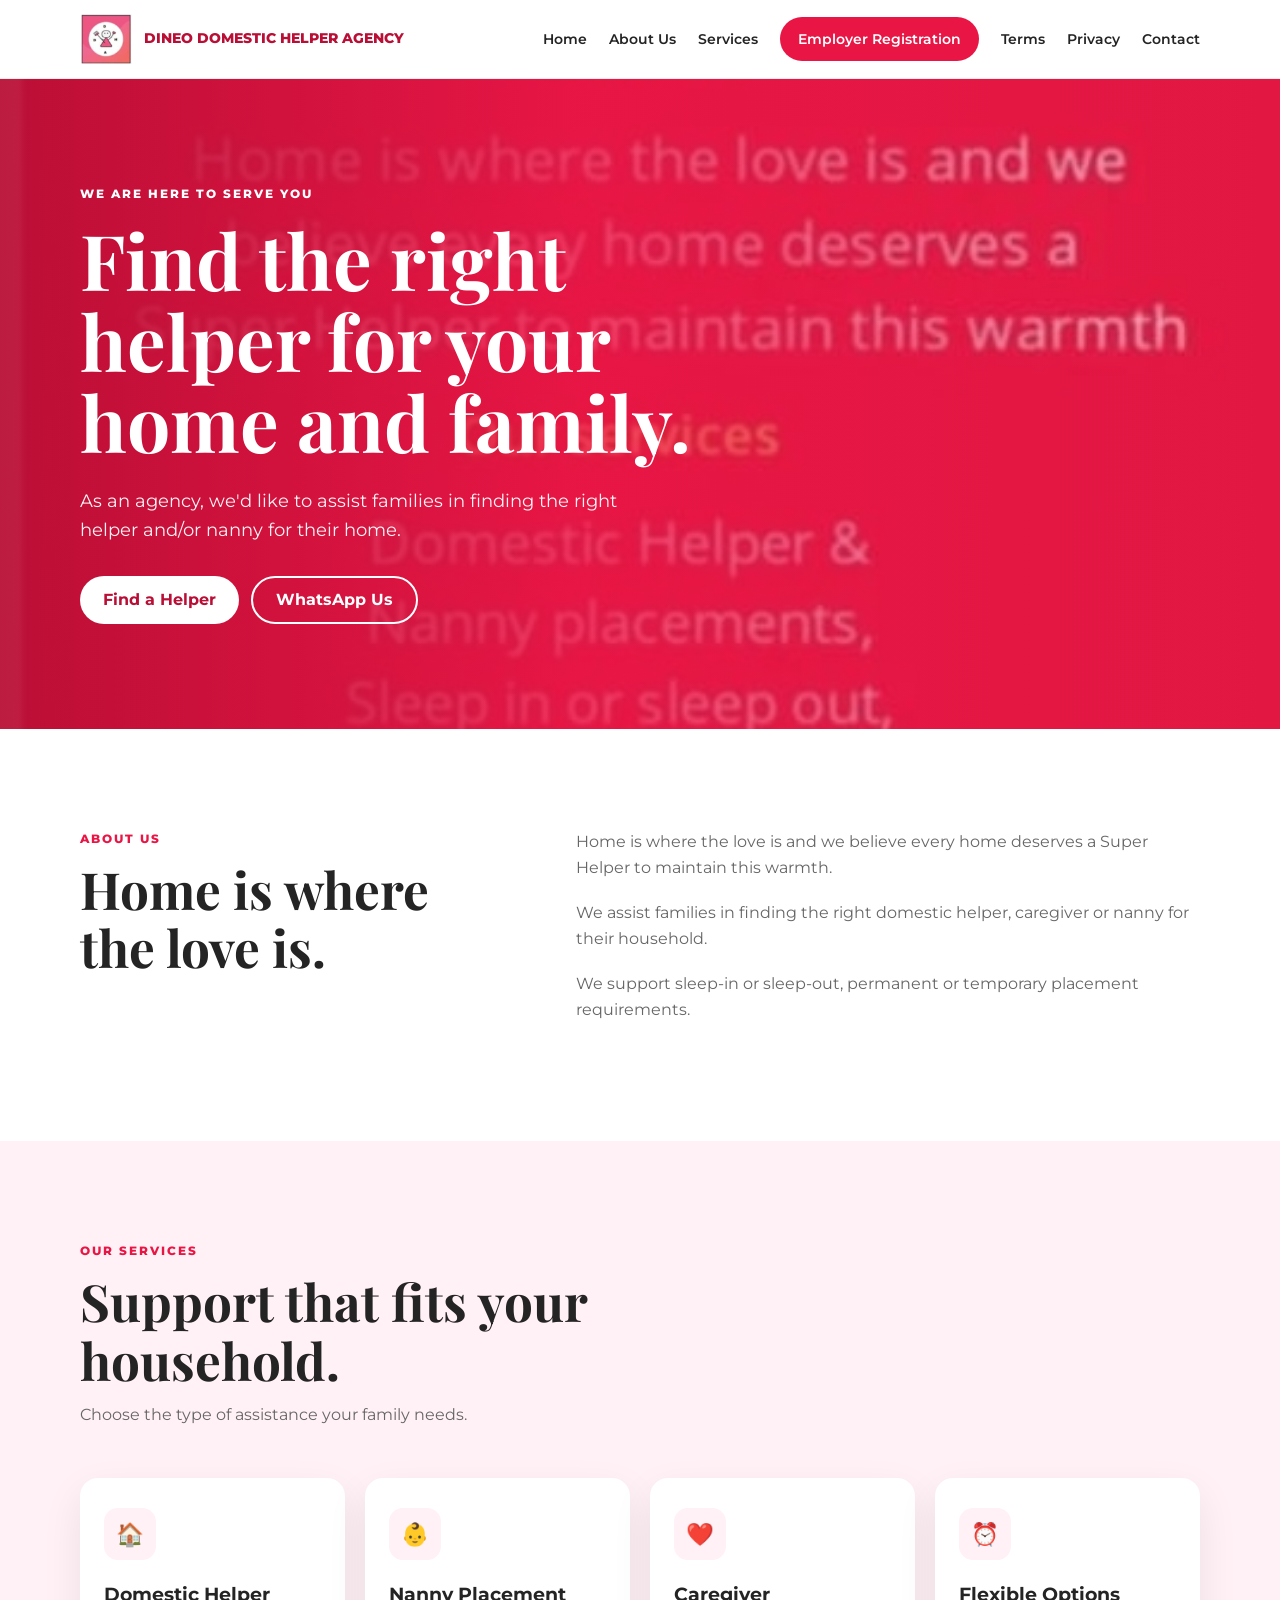
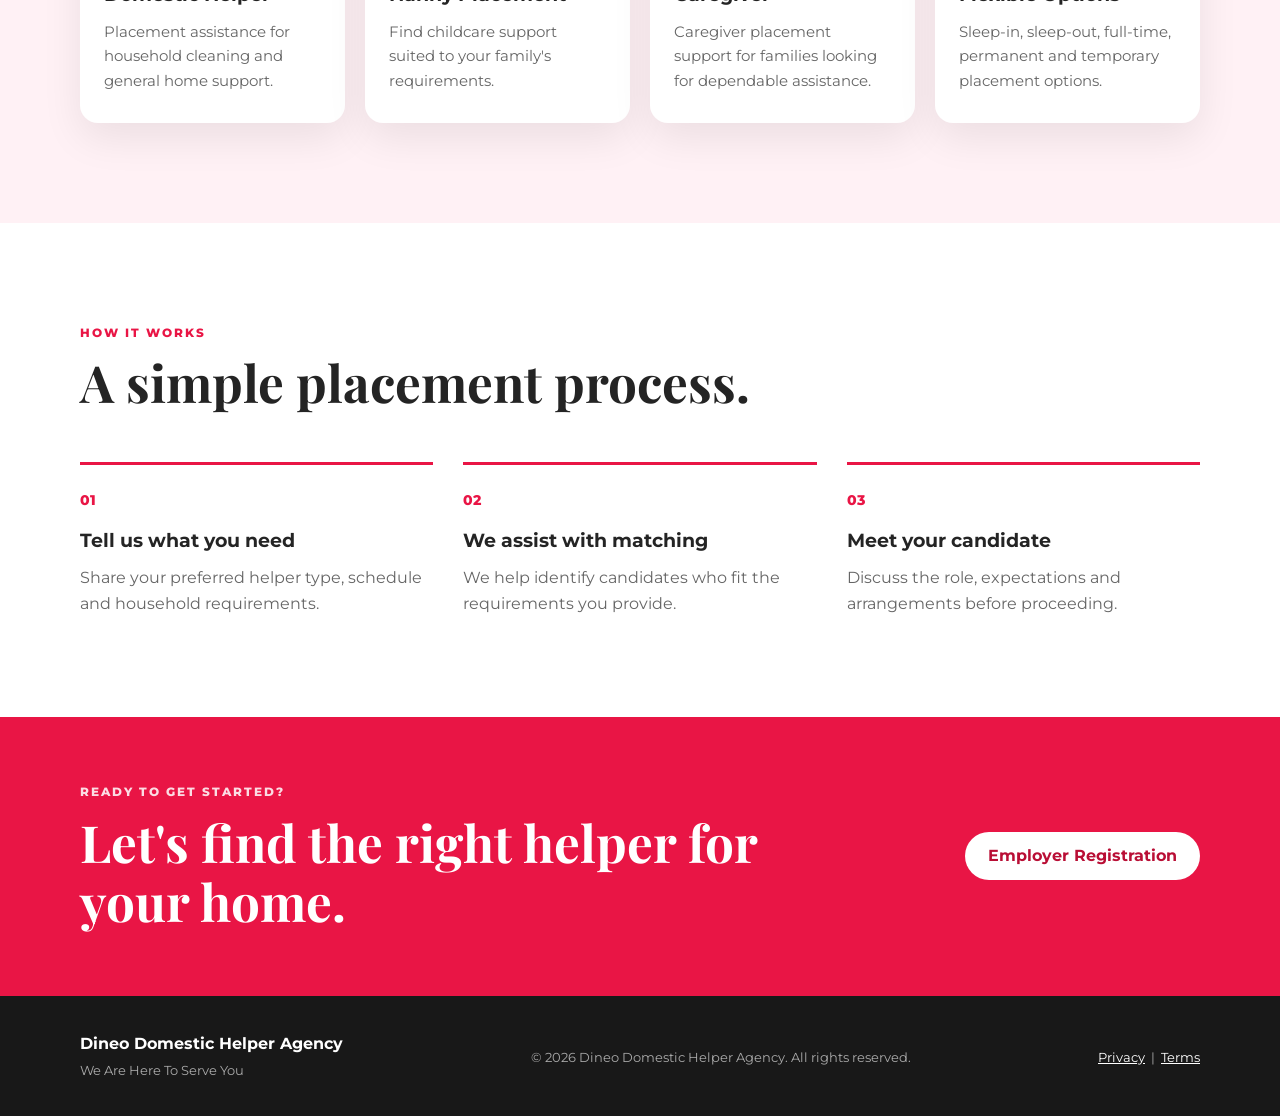
<file: index.html>
<!DOCTYPE html>
<html lang="en">

<head>
  <meta charset="UTF-8">
  <meta name="viewport" content="width=device-width, initial-scale=1.0">
  
  <title>Dineo Domestic Helpers Agency | Domestic Helpers, Nannies & Caregivers in South Africa</title>
  <meta name="description" content="Dineo Domestic Helpers Agency connects trusted domestic helpers, nannies, caregivers & housekeepers with families in South Africa. Reliable, vetted & affordable placements.">
  <meta name="keywords" content="domestic helper South Africa, nanny South Africa, caregiver South Africa, housekeeper South Africa, Dineo Domestic Helpers Agency">
  <meta name="author" content="Dineo Domestic Helpers Agency">
  <meta name="robots" content="index, follow">
  
  <link rel="canonical" href="https://www.dineodomestichelpersagency.co.za/">
  
  <meta property="og:type" content="website">
  <meta property="og:title" content="Dineo Domestic Helpers Agency | Trusted Helpers in South Africa">
  <meta property="og:description" content="Need a trusted domestic helper, nanny or caregiver? We connect families in South Africa with vetted, reliable helpers.">
  <meta property="og:url" content="https://www.dineodomestichelpersagency.co.za/">
  <meta property="og:image" content="https://www.dineodomestichelpersagency.co.za/preview.png">
  <meta property="og:locale" content="en_LS">
  
  <link rel="stylesheet" href="style.css">
</head>

<body>

  <header class="header">
    <div class="container nav">

      <a class="brand" href="index.html">
        <img src="logo.png" alt="Dineo Domestic Helper Agency logo">
        <span>Dineo Domestic Helper Agency</span>
      </a>

      <button class="menu-btn" id="menuBtn" aria-label="Open menu">☰</button>

      <nav id="navLinks">
        <a href="index.html">Home</a>
        <a href="about.html">About Us</a>
        <a href="services.html">Services</a>
        <a href="employer.html" class="nav-cta">Employer Registration</a>
        <a href="terms.html">Terms</a>
        <a href="privacy.html">Privacy</a>
        <a href="contact.html">Contact</a>
      </nav>

    </div>
  </header>

  <main>

    <section class="hero">
      <div class="container hero-content">

        <div class="hero-text">
          <p class="eyebrow">WE ARE HERE TO SERVE YOU</p>

          <h1>Find the right helper for your home and family.</h1>

          <p class="hero-copy">
            As an agency, we'd like to assist families in finding the right helper and/or nanny for their home.
          </p>

          <div class="hero-buttons">
            <a class="btn white" href="employer.html">Find a Helper</a>
            <a class="btn secondary" href="https://wa.me/27635265829" target="_blank" rel="noopener">WhatsApp Us</a>
          </div>
        </div>

      </div>
    </section>

    <section class="intro">
      <div class="container two-col">

        <div>
          <p class="section-label">ABOUT US</p>
          <h2>Home is where the love is.</h2>
        </div>

        <div>
          <p>
            Home is where the love is and we believe every home deserves a Super Helper to maintain this warmth.
          </p>

          <p>
            We assist families in finding the right domestic helper, caregiver or nanny for their household.
          </p>

          <p>
            We support sleep-in or sleep-out, permanent or temporary placement requirements.
          </p>
        </div>

      </div>
    </section>

    <section class="services">
      <div class="container">

        <div class="section-heading">
          <p class="section-label">OUR SERVICES</p>
          <h2>Support that fits your household.</h2>
          <p>Choose the type of assistance your family needs.</p>
        </div>

        <div class="cards">

          <article class="card">
            <div class="icon">🏠</div>
            <h3>Domestic Helper</h3>
            <p>Placement assistance for household cleaning and general home support.</p>
          </article>

          <article class="card">
            <div class="icon">👶</div>
            <h3>Nanny Placement</h3>
            <p>Find childcare support suited to your family's requirements.</p>
          </article>

          <article class="card">
            <div class="icon">❤️</div>
            <h3>Caregiver</h3>
            <p>Caregiver placement support for families looking for dependable assistance.</p>
          </article>

          <article class="card">
            <div class="icon">⏰</div>
            <h3>Flexible Options</h3>
            <p>Sleep-in, sleep-out, full-time, permanent and temporary placement options.</p>
          </article>

        </div>

      </div>
    </section>

    <section class="process">
      <div class="container">

        <div class="section-heading">
          <p class="section-label">HOW IT WORKS</p>
          <h2>A simple placement process.</h2>
        </div>

        <div class="steps">

          <div class="step">
            <span>01</span>
            <h3>Tell us what you need</h3>
            <p>Share your preferred helper type, schedule and household requirements.</p>
          </div>

          <div class="step">
            <span>02</span>
            <h3>We assist with matching</h3>
            <p>We help identify candidates who fit the requirements you provide.</p>
          </div>

          <div class="step">
            <span>03</span>
            <h3>Meet your candidate</h3>
            <p>Discuss the role, expectations and arrangements before proceeding.</p>
          </div>

        </div>

      </div>
    </section>

    <section class="cta">
      <div class="container cta-inner">

        <div>
          <p class="section-label light">READY TO GET STARTED?</p>
          <h2>Let's find the right helper for your home.</h2>
        </div>

        <a class="btn white" href="employer.html">Employer Registration</a>

      </div>
    </section>

  </main>

  <footer>
    <div class="container footer-inner">

      <div>
        <strong>Dineo Domestic Helper Agency</strong>
        <p>We Are Here To Serve You</p>
      </div>

      <p>© <span data-year></span> Dineo Domestic Helper Agency. All rights reserved.</p>

      <p>
        <a href="privacy.html">Privacy</a>
        &nbsp;|&nbsp;
        <a href="terms.html">Terms</a>
      </p>

    </div>
  </footer>

  <script src="script.js"></script>
</body>

</html>
</file>
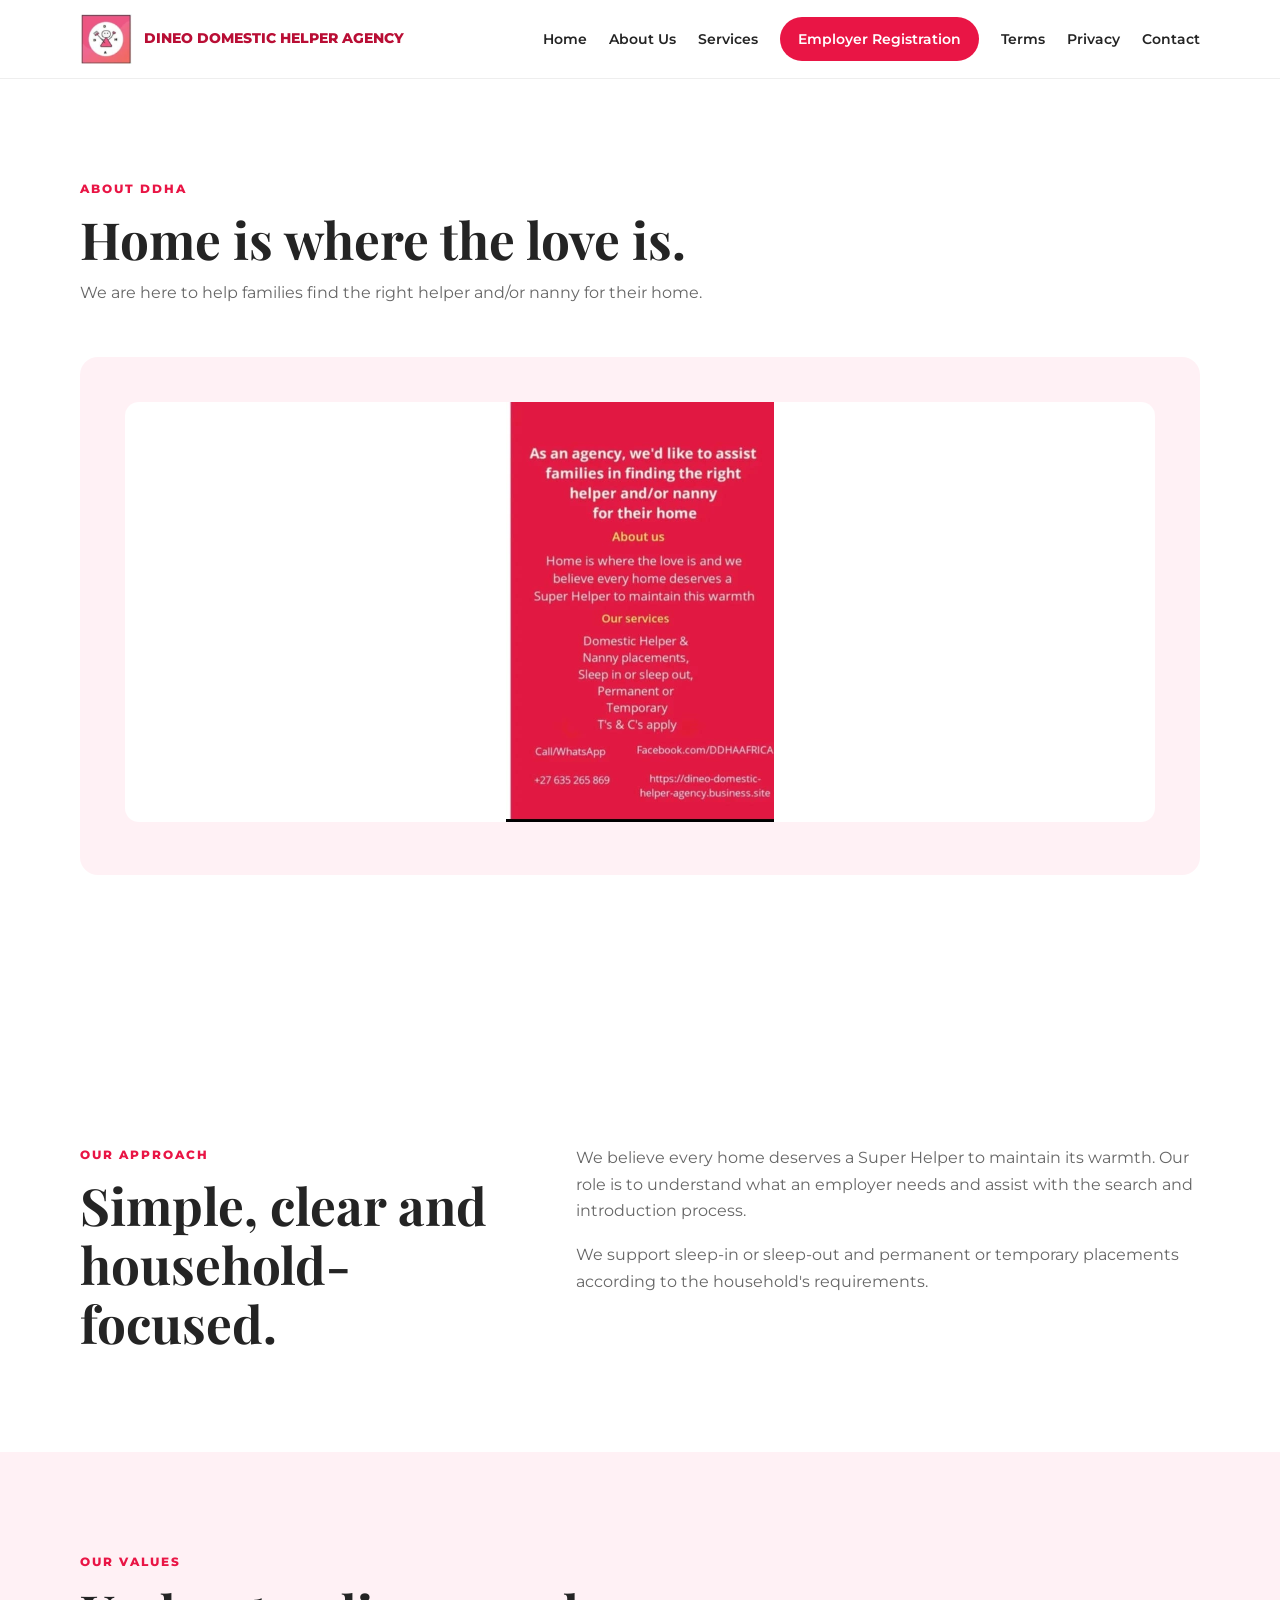
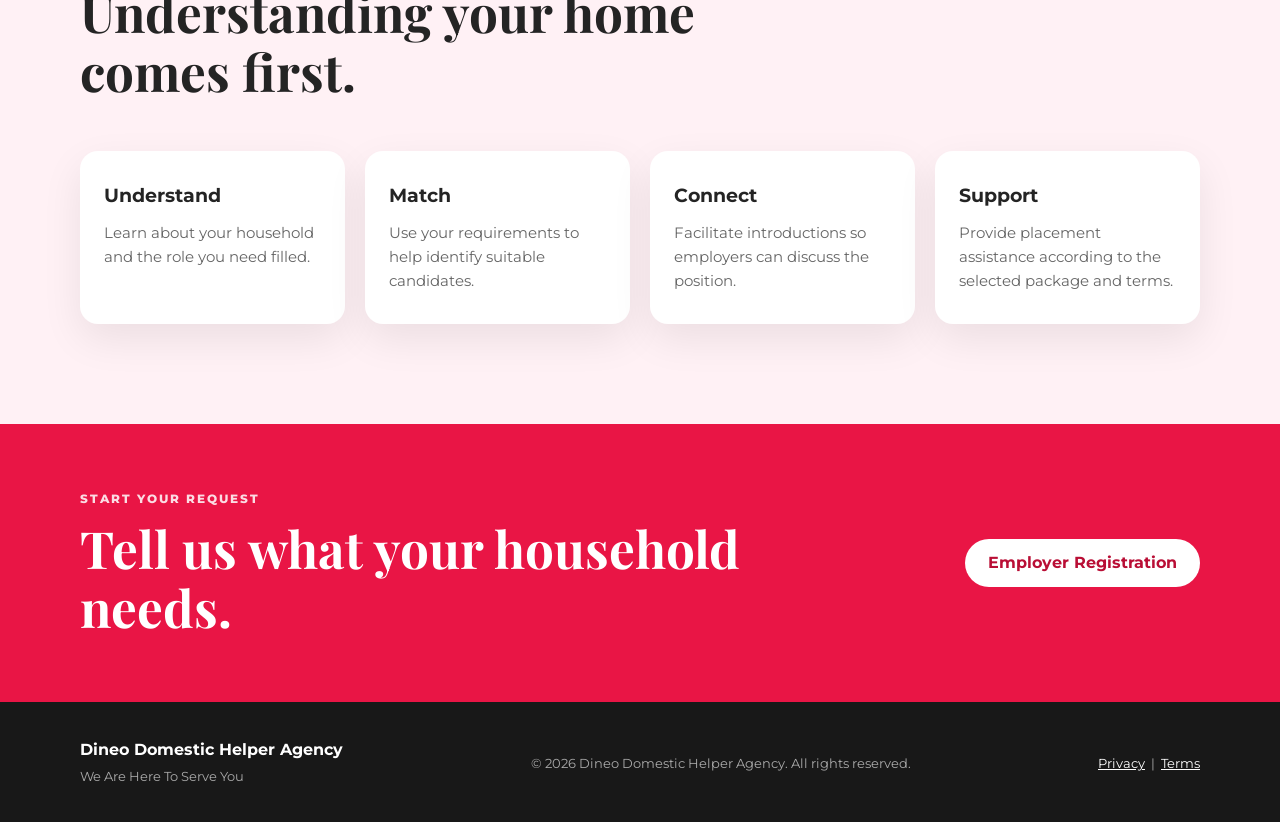
<file: about.html>
<!DOCTYPE html>
<html lang="en">

<head>
  <meta charset="UTF-8">
  <meta name="viewport" content="width=device-width, initial-scale=1.0">
  <meta name="description" content="About Dineo Domestic Helper Agency.">
  <title>About Us | Dineo Domestic Helper Agency</title>
  <link rel="stylesheet" href="style.css">
</head>

<body>

  <header class="header">
    <div class="container nav">

      <a class="brand" href="index.html">
        <img src="logo.png" alt="Dineo Domestic Helper Agency logo">
        <span>Dineo Domestic Helper Agency</span>
      </a>

      <button class="menu-btn" id="menuBtn" aria-label="Open menu">☰</button>

      <nav id="navLinks">
        <a href="index.html">Home</a>
        <a href="about.html">About Us</a>
        <a href="services.html">Services</a>
        <a href="employer.html" class="nav-cta">Employer Registration</a>
        <a href="terms.html">Terms</a>
        <a href="privacy.html">Privacy</a>
        <a href="contact.html">Contact</a>
      </nav>

    </div>
  </header>

  <main>

    <section class="intro">
      <div class="container">

        <div class="section-heading">
          <p class="section-label">ABOUT DDHA</p>
          <h2>Home is where the love is.</h2>
          <p>We are here to help families find the right helper and/or nanny for their home.</p>
        </div>

        <div class="brand-panel">
          <img src="hero.jpg" alt="Dineo Domestic Helper Agency original red poster design">
        </div>

      </div>
    </section>

    <section class="intro">
      <div class="container two-col">

        <div>
          <p class="section-label">OUR APPROACH</p>
          <h2>Simple, clear and household-focused.</h2>
        </div>

        <div>
          <p>
            We believe every home deserves a Super Helper to maintain its warmth. Our role is to understand what an employer needs and assist with the search and introduction process.
          </p>

          <p>
            We support sleep-in or sleep-out and permanent or temporary placements according to the household's requirements.
          </p>
        </div>

      </div>
    </section>

    <section class="services">
      <div class="container">

        <div class="section-heading">
          <p class="section-label">OUR VALUES</p>
          <h2>Understanding your home comes first.</h2>
        </div>

        <div class="cards">

          <article class="card">
            <h3>Understand</h3>
            <p>Learn about your household and the role you need filled.</p>
          </article>

          <article class="card">
            <h3>Match</h3>
            <p>Use your requirements to help identify suitable candidates.</p>
          </article>

          <article class="card">
            <h3>Connect</h3>
            <p>Facilitate introductions so employers can discuss the position.</p>
          </article>

          <article class="card">
            <h3>Support</h3>
            <p>Provide placement assistance according to the selected package and terms.</p>
          </article>

        </div>

      </div>
    </section>

    <section class="cta">
      <div class="container cta-inner">

        <div>
          <p class="section-label light">START YOUR REQUEST</p>
          <h2>Tell us what your household needs.</h2>
        </div>

        <a class="btn white" href="employer.html">Employer Registration</a>

      </div>
    </section>

  </main>

  <footer>
    <div class="container footer-inner">

      <div>
        <strong>Dineo Domestic Helper Agency</strong>
        <p>We Are Here To Serve You</p>
      </div>

      <p>© <span data-year></span> Dineo Domestic Helper Agency. All rights reserved.</p>

      <p>
        <a href="privacy.html">Privacy</a>
        &nbsp;|&nbsp;
        <a href="terms.html">Terms</a>
      </p>

    </div>
  </footer>

  <script src="script.js"></script>
</body>

</html>
</file>
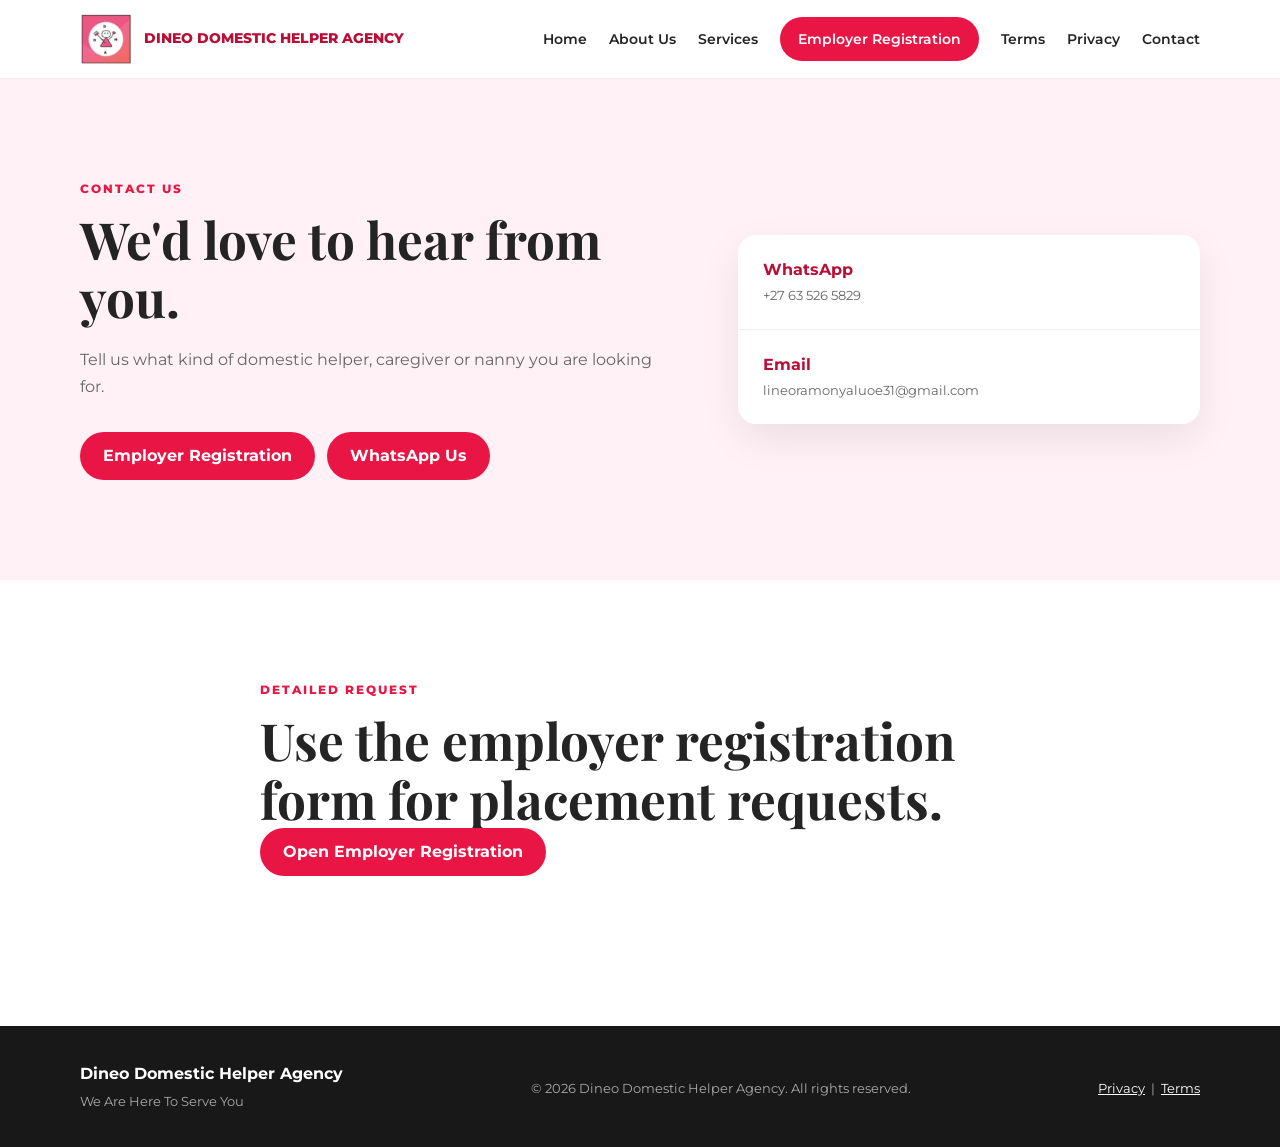
<file: contact.html>
<!DOCTYPE html>
<html lang="en">

<head>
  <meta charset="UTF-8">
  <meta name="viewport" content="width=device-width, initial-scale=1.0">
  <meta name="description" content="Contact DDHA by WhatsApp or email.">
  <title>Contact Us | Dineo Domestic Helper Agency</title>
  <link rel="stylesheet" href="style.css">
</head>

<body>

  <header class="header">
    <div class="container nav">

      <a class="brand" href="index.html">
        <img src="logo.png" alt="Dineo Domestic Helper Agency logo">
        <span>Dineo Domestic Helper Agency</span>
      </a>

      <button class="menu-btn" id="menuBtn" aria-label="Open menu">☰</button>

      <nav id="navLinks">
        <a href="index.html">Home</a>
        <a href="about.html">About Us</a>
        <a href="services.html">Services</a>
        <a href="employer.html" class="nav-cta">Employer Registration</a>
        <a href="terms.html">Terms</a>
        <a href="privacy.html">Privacy</a>
        <a href="contact.html">Contact</a>
      </nav>

    </div>
  </header>

  <main>

    <section class="contact">
      <div class="container contact-grid">

        <div>
          <p class="section-label">CONTACT US</p>
          <h2>We'd love to hear from you.</h2>

          <p>
            Tell us what kind of domestic helper, caregiver or nanny you are looking for.
          </p>

          <div class="hero-buttons">
            <a class="btn primary" href="employer.html">Employer Registration</a>
            <a class="btn primary" href="https://wa.me/27635265829" target="_blank" rel="noopener">WhatsApp Us</a>
          </div>
        </div>

        <div class="contact-box">

          <a href="https://wa.me/27635265829" target="_blank" rel="noopener">
            <strong>WhatsApp</strong>
            <span>+27 63 526 5829</span>
          </a>

          <a href="mailto:lineoramonyaluoe31@gmail.com">
            <strong>Email</strong>
            <span>lineoramonyaluoe31@gmail.com</span>
          </a>

        </div>

      </div>
    </section>

    <section class="intro">
      <div class="container section-heading">

        <p class="section-label">DETAILED REQUEST</p>
        <h2>Use the employer registration form for placement requests.</h2>

        <a class="btn primary" href="employer.html">Open Employer Registration</a>

      </div>
    </section>

  </main>

  <footer>
    <div class="container footer-inner">

      <div>
        <strong>Dineo Domestic Helper Agency</strong>
        <p>We Are Here To Serve You</p>
      </div>

      <p>© <span data-year></span> Dineo Domestic Helper Agency. All rights reserved.</p>

      <p>
        <a href="privacy.html">Privacy</a>
        &nbsp;|&nbsp;
        <a href="terms.html">Terms</a>
      </p>

    </div>
  </footer>

  <script src="script.js"></script>
</body>

</html>
</file>
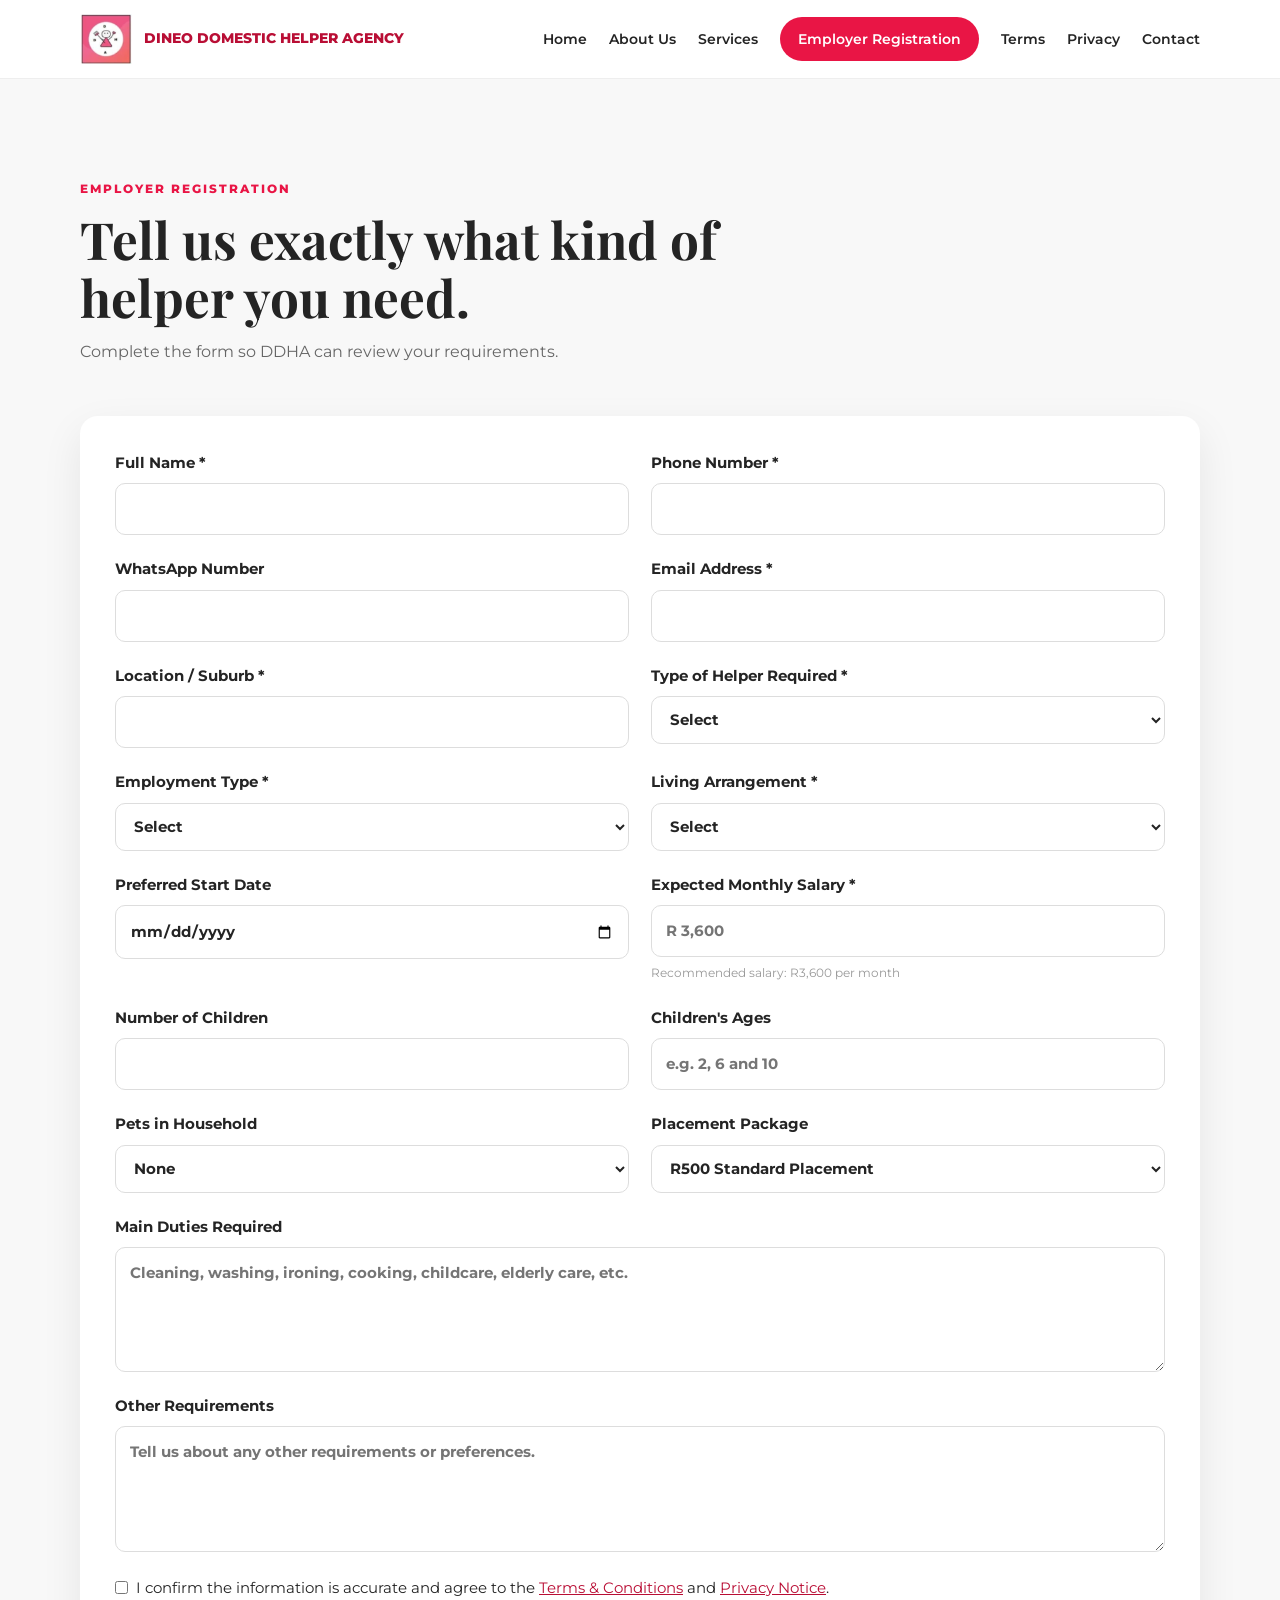
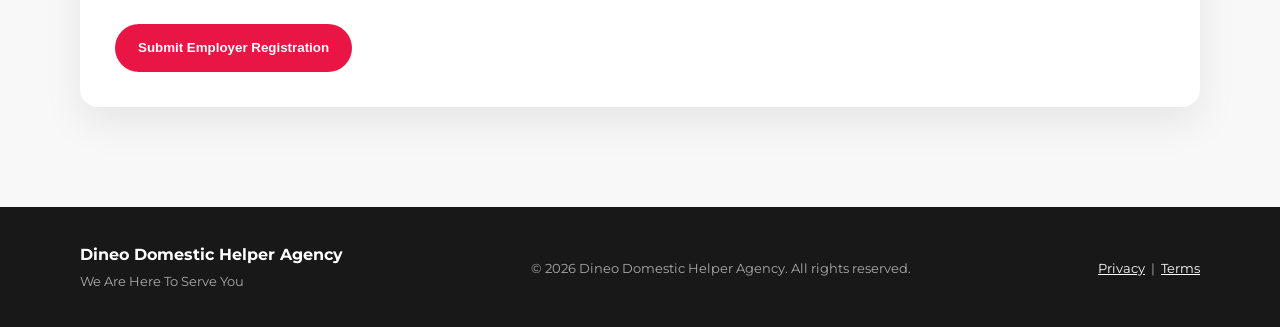
<file: employer.html>
<!DOCTYPE html>
<html lang="en">

<head>
  <meta charset="UTF-8">
  <meta name="viewport" content="width=device-width, initial-scale=1.0">
  <meta name="description" content="Register your household requirements with DDHA.">
  <title>Employer Registration | Dineo Domestic Helper Agency</title>
  <link rel="stylesheet" href="style.css">
</head>

<body>

  <header class="header">
    <div class="container nav">

      <a class="brand" href="index.html">
        <img src="logo.png" alt="Dineo Domestic Helper Agency logo">
        <span>Dineo Domestic Helper Agency</span>
      </a>

      <button class="menu-btn" id="menuBtn" aria-label="Open menu">☰</button>

      <nav id="navLinks">
        <a href="index.html">Home</a>
        <a href="about.html">About Us</a>
        <a href="services.html">Services</a>
        <a href="employer.html" class="nav-cta">Employer Registration</a>
        <a href="terms.html">Terms</a>
        <a href="privacy.html">Privacy</a>
        <a href="contact.html">Contact</a>
      </nav>

    </div>
  </header>

  <main>

    <section class="form-wrap">
      <div class="container">

        <div class="section-heading">
          <p class="section-label">EMPLOYER REGISTRATION</p>
          <h2>Tell us exactly what kind of helper you need.</h2>
          <p>Complete the form so DDHA can review your requirements.</p>
        </div>

        <form class="employer-form" id="employerForm">

          <div class="form-grid">

            <label>
              Full Name *
              <input type="text" name="Full Name" required>
            </label>

            <label>
              Phone Number *
              <input type="tel" name="Phone Number" required>
            </label>

            <label>
              WhatsApp Number
              <input type="tel" name="WhatsApp Number">
            </label>

            <label>
              Email Address *
              <input type="email" name="Email Address" required>
            </label>

            <label>
              Location / Suburb *
              <input type="text" name="Location / Suburb" required>
            </label>

            <label>
              Type of Helper Required *
              <select name="Type of Helper" required>
                <option value="">Select</option>
                <option>Domestic Helper</option>
                <option>Nanny</option>
                <option>Caregiver</option>
                <option>Domestic Helper & Nanny</option>
                <option>Other</option>
              </select>
            </label>

            <label>
              Employment Type *
              <select name="Employment Type" required>
                <option value="">Select</option>
                <option>Full-time</option>
                <option>Part-time</option>
                <option>Temporary</option>
                <option>Permanent</option>
              </select>
            </label>

            <label>
              Living Arrangement *
              <select name="Living Arrangement" required>
                <option value="">Select</option>
                <option>Sleep-in</option>
                <option>Sleep-out</option>
                <option>Either</option>
              </select>
            </label>

            <label>
              Preferred Start Date
              <input type="date" name="Preferred Start Date">
            </label>

            <label>
              Expected Monthly Salary *
              <input type="number" name="Expected Monthly Salary" min="0" step="50" placeholder="R 3,600" required>
              <small>Recommended salary: R3,600 per month</small>
            </label>

            <label>
              Number of Children
              <input type="number" name="Number of Children" min="0">
            </label>

            <label>
              Children's Ages
              <input type="text" name="Children's Ages" placeholder="e.g. 2, 6 and 10">
            </label>

            <label>
              Pets in Household
              <select name="Pets">
                <option>None</option>
                <option>Yes</option>
              </select>
            </label>

            <label>
              Placement Package
              <select name="Placement Package">
                <option>R500 Standard Placement</option>
                <option>R800 3-Month Replacement Package</option>
              </select>
            </label>

            <label class="full">
              Main Duties Required
              <textarea name="Main Duties" rows="4" placeholder="Cleaning, washing, ironing, cooking, childcare, elderly care, etc."></textarea>
            </label>

            <label class="full">
              Other Requirements
              <textarea name="Other Requirements" rows="4" placeholder="Tell us about any other requirements or preferences."></textarea>
            </label>

          </div>

          <label class="consent-row">
            <input type="checkbox" name="Agreement" value="Agreed" required>
            <span>
              I confirm the information is accurate and agree to the
              <a href="terms.html">Terms & Conditions</a>
              and
              <a href="privacy.html">Privacy Notice</a>.
            </span>
          </label>

          <button class="btn form-submit" type="submit">Submit Employer Registration
          </button>
        </form>

      </div>
    </section>

  </main>

  <footer>
    <div class="container footer-inner">

      <div>
        <strong>Dineo Domestic Helper Agency</strong>
        <p>We Are Here To Serve You</p>
      </div>

      <p>© <span data-year></span> Dineo Domestic Helper Agency. All rights reserved.</p>

      <p>
        <a href="privacy.html">Privacy</a>
        &nbsp;|&nbsp;
        <a href="terms.html">Terms</a>
      </p>

    </div>
  </footer>

  <script src="script.js"></script>
</body>

</html>
</file>
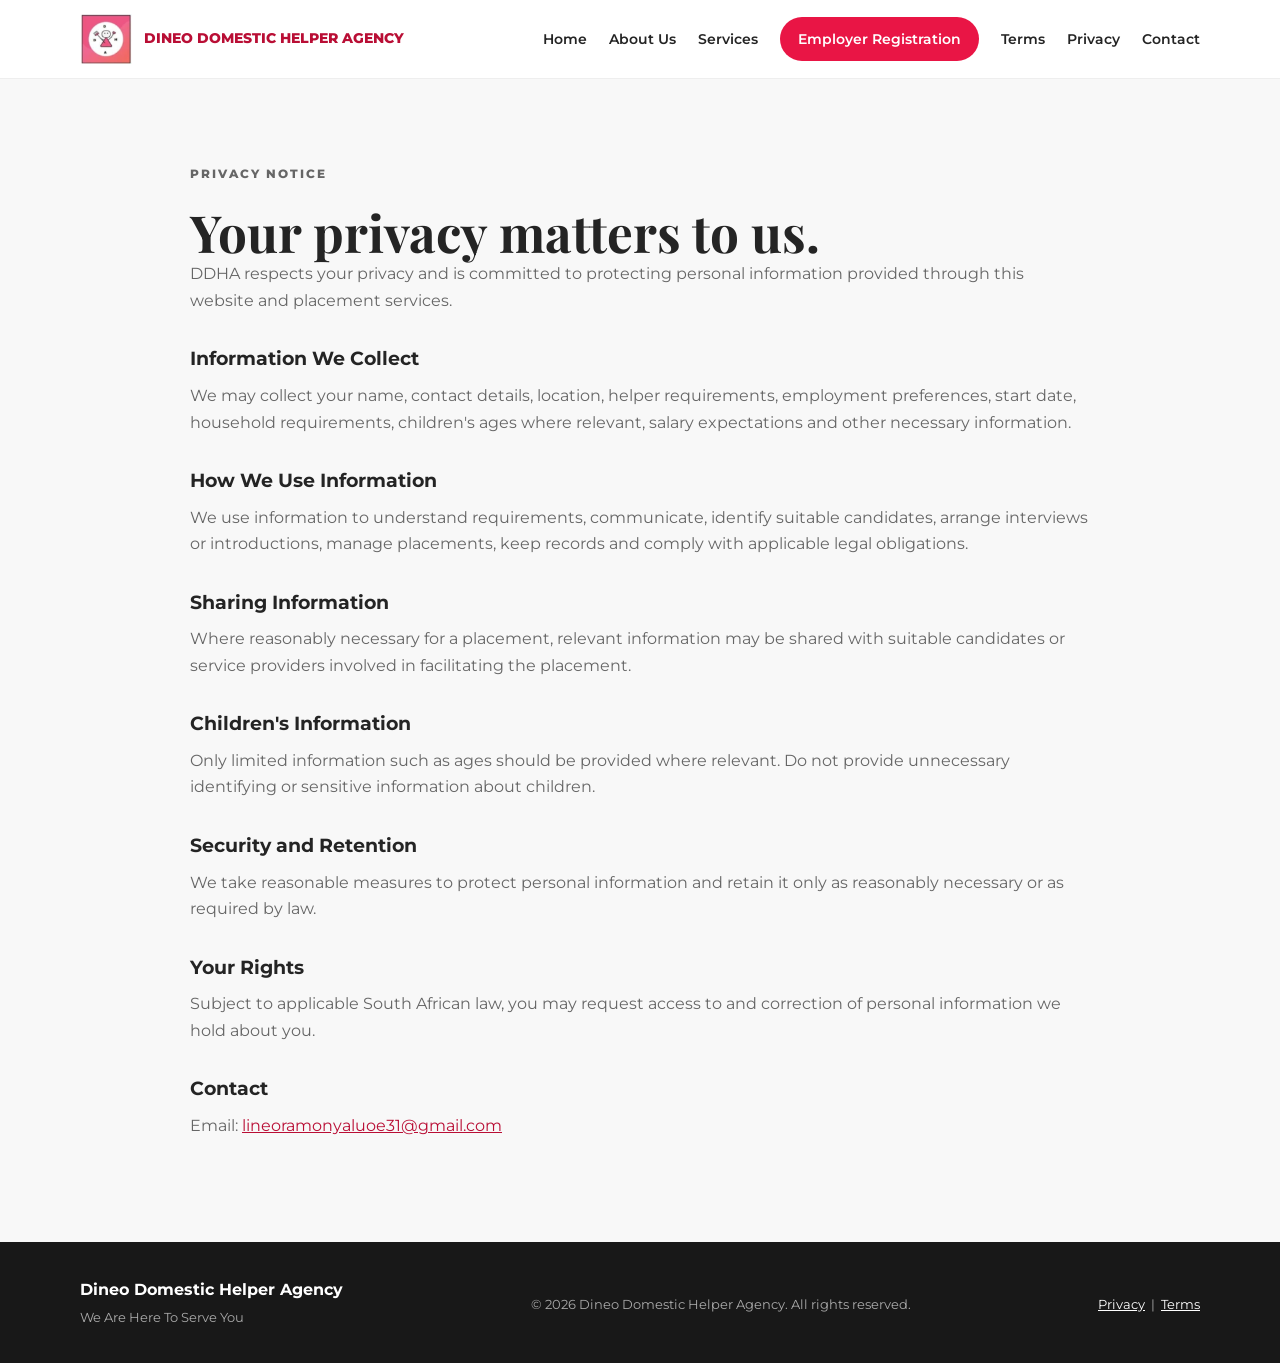
<file: privacy.html>
<!DOCTYPE html>
<html lang="en">

<head>
  <meta charset="UTF-8">
  <meta name="viewport" content="width=device-width, initial-scale=1.0">
  <meta name="description" content="DDHA privacy notice.">
  <title>Privacy Notice | Dineo Domestic Helper Agency</title>
  <link rel="stylesheet" href="style.css">
</head>

<body>

  <header class="header">
    <div class="container nav">

      <a class="brand" href="index.html">
        <img src="logo.png" alt="Dineo Domestic Helper Agency logo">
        <span>Dineo Domestic Helper Agency</span>
      </a>

      <button class="menu-btn" id="menuBtn" aria-label="Open menu">☰</button>

      <nav id="navLinks">
        <a href="index.html">Home</a>
        <a href="about.html">About Us</a>
        <a href="services.html">Services</a>
        <a href="employer.html" class="nav-cta">Employer Registration</a>
        <a href="terms.html">Terms</a>
        <a href="privacy.html">Privacy</a>
        <a href="contact.html">Contact</a>
      </nav>

    </div>
  </header>

  <main>

    <section class="legal">
      <div class="container legal-content">

        <p class="section-label">PRIVACY NOTICE</p>
        <h2>Your privacy matters to us.</h2>

        <p>
          DDHA respects your privacy and is committed to protecting personal information provided through this website and placement services.
        </p>

        <h3>Information We Collect</h3>
        <p>
          We may collect your name, contact details, location, helper requirements, employment preferences, start date, household requirements, children's ages where relevant, salary expectations and other necessary information.
        </p>

        <h3>How We Use Information</h3>
        <p>
          We use information to understand requirements, communicate, identify suitable candidates, arrange interviews or introductions, manage placements, keep records and comply with applicable legal obligations.
        </p>

        <h3>Sharing Information</h3>
        <p>
          Where reasonably necessary for a placement, relevant information may be shared with suitable candidates or service providers involved in facilitating the placement.
        </p>

        <h3>Children's Information</h3>
        <p>
          Only limited information such as ages should be provided where relevant. Do not provide unnecessary identifying or sensitive information about children.
        </p>

        <h3>Security and Retention</h3>
        <p>
          We take reasonable measures to protect personal information and retain it only as reasonably necessary or as required by law.
        </p>

        <h3>Your Rights</h3>
        <p>
          Subject to applicable South African law, you may request access to and correction of personal information we hold about you.
        </p>

        <h3>Contact</h3>
        <p>
          Email:
          <a href="mailto:lineoramonyaluoe31@gmail.com">lineoramonyaluoe31@gmail.com</a>
        </p>

      </div>
    </section>

  </main>

  <footer>
    <div class="container footer-inner">

      <div>
        <strong>Dineo Domestic Helper Agency</strong>
        <p>We Are Here To Serve You</p>
      </div>

      <p>© <span data-year></span> Dineo Domestic Helper Agency. All rights reserved.</p>

      <p>
        <a href="privacy.html">Privacy</a>
        &nbsp;|&nbsp;
        <a href="terms.html">Terms</a>
      </p>

    </div>
  </footer>

  <script src="script.js"></script>
</body>

</html>
</file>
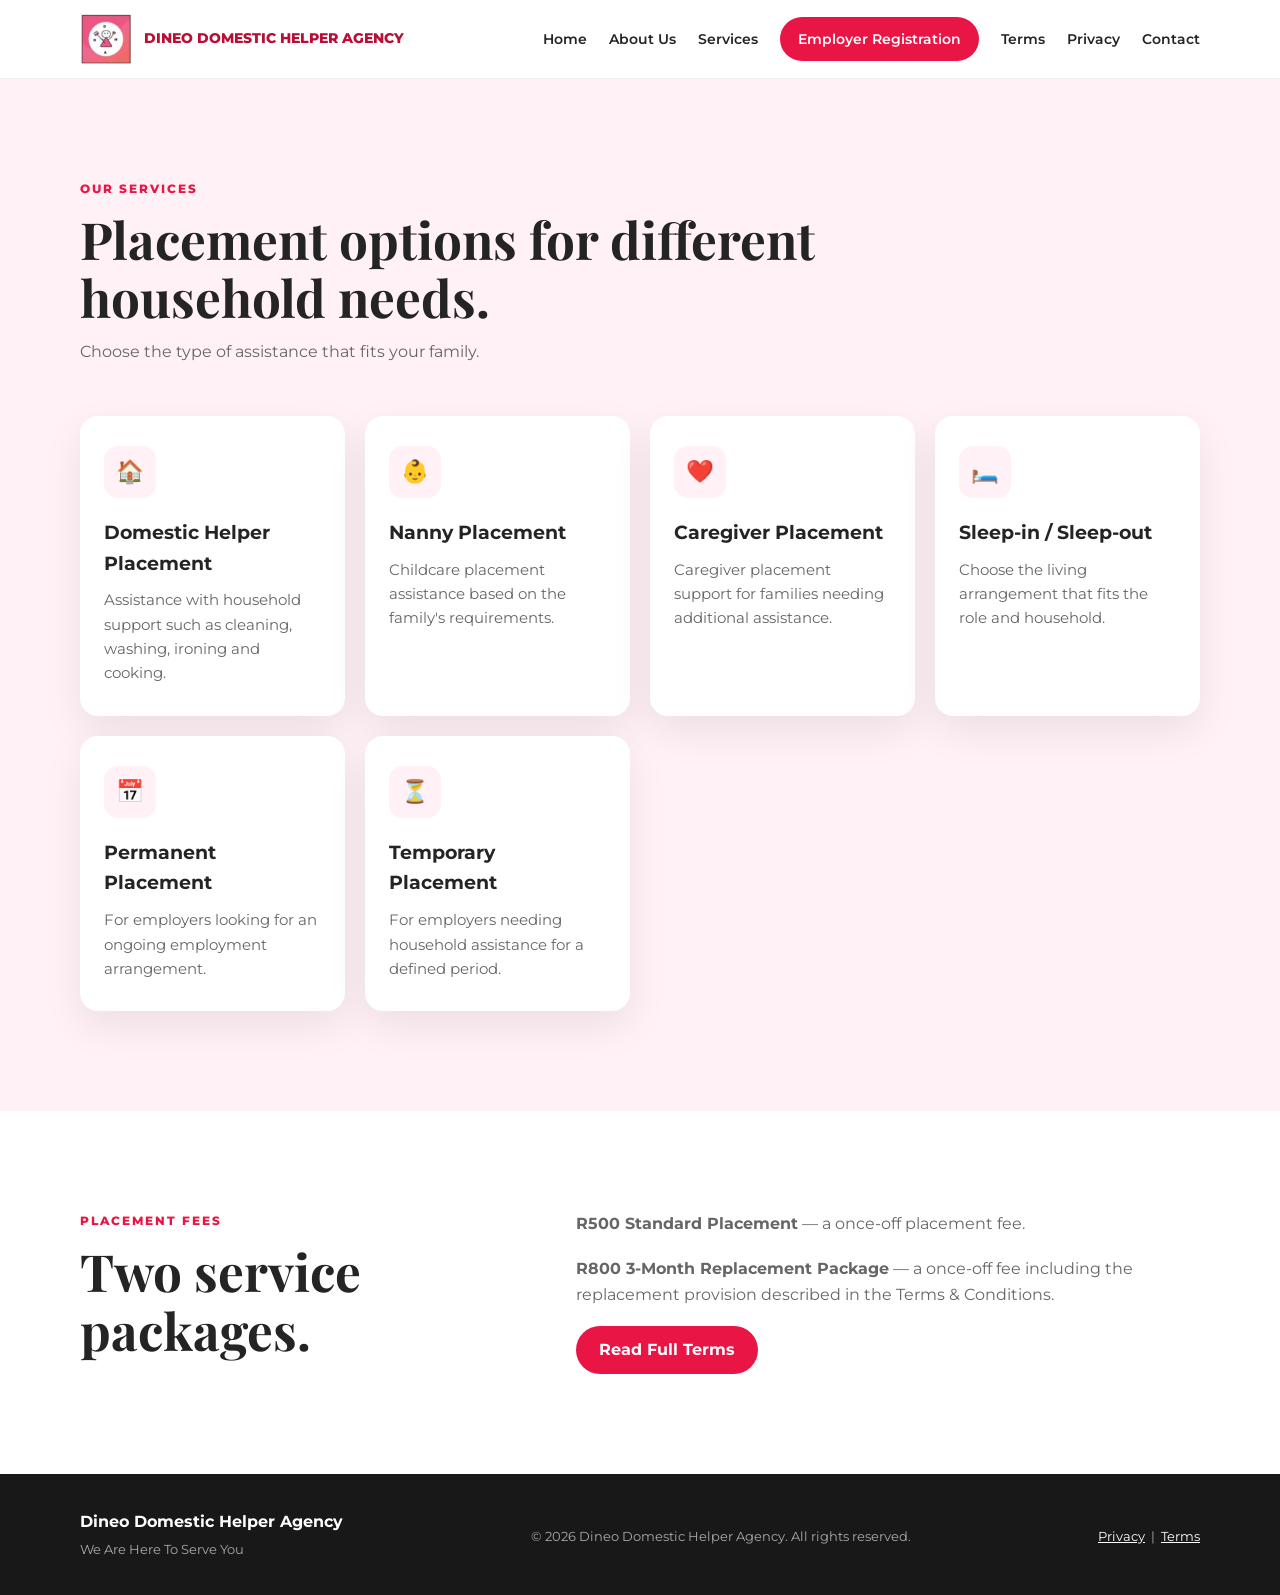
<file: services.html>
<!DOCTYPE html>
<html lang="en">

<head>
  <meta charset="UTF-8">
  <meta name="viewport" content="width=device-width, initial-scale=1.0">
  <meta name="description" content="DDHA domestic helper, nanny, caregiver and flexible placement services.">
  <title>Services | Dineo Domestic Helper Agency</title>
  <link rel="stylesheet" href="style.css">
</head>

<body>

  <header class="header">
    <div class="container nav">

      <a class="brand" href="index.html">
        <img src="logo.png" alt="Dineo Domestic Helper Agency logo">
        <span>Dineo Domestic Helper Agency</span>
      </a>

      <button class="menu-btn" id="menuBtn" aria-label="Open menu">☰</button>

      <nav id="navLinks">
        <a href="index.html">Home</a>
        <a href="about.html">About Us</a>
        <a href="services.html">Services</a>
        <a href="employer.html" class="nav-cta">Employer Registration</a>
        <a href="terms.html">Terms</a>
        <a href="privacy.html">Privacy</a>
        <a href="contact.html">Contact</a>
      </nav>

    </div>
  </header>

  <main>

    <section class="services">
      <div class="container">

        <div class="section-heading">
          <p class="section-label">OUR SERVICES</p>
          <h2>Placement options for different household needs.</h2>
          <p>Choose the type of assistance that fits your family.</p>
        </div>

        <div class="cards">

          <article class="card">
            <div class="icon">🏠</div>
            <h3>Domestic Helper Placement</h3>
            <p>Assistance with household support such as cleaning, washing, ironing and cooking.</p>
          </article>

          <article class="card">
            <div class="icon">👶</div>
            <h3>Nanny Placement</h3>
            <p>Childcare placement assistance based on the family's requirements.</p>
          </article>

          <article class="card">
            <div class="icon">❤️</div>
            <h3>Caregiver Placement</h3>
            <p>Caregiver placement support for families needing additional assistance.</p>
          </article>

          <article class="card">
            <div class="icon">🛏️</div>
            <h3>Sleep-in / Sleep-out</h3>
            <p>Choose the living arrangement that fits the role and household.</p>
          </article>

          <article class="card">
            <div class="icon">📅</div>
            <h3>Permanent Placement</h3>
            <p>For employers looking for an ongoing employment arrangement.</p>
          </article>

          <article class="card">
            <div class="icon">⏳</div>
            <h3>Temporary Placement</h3>
            <p>For employers needing household assistance for a defined period.</p>
          </article>

        </div>

      </div>
    </section>

    <section class="intro">
      <div class="container two-col">

        <div>
          <p class="section-label">PLACEMENT FEES</p>
          <h2>Two service packages.</h2>
        </div>

        <div>
          <p>
            <strong>R500 Standard Placement</strong> — a once-off placement fee.
          </p>

          <p>
            <strong>R800 3-Month Replacement Package</strong> — a once-off fee including the replacement provision described in the Terms & Conditions.
          </p>

          <a class="btn primary" href="terms.html">Read Full Terms</a>
        </div>

      </div>
    </section>

  </main>

  <footer>
    <div class="container footer-inner">

      <div>
        <strong>Dineo Domestic Helper Agency</strong>
        <p>We Are Here To Serve You</p>
      </div>

      <p>© <span data-year></span> Dineo Domestic Helper Agency. All rights reserved.</p>

      <p>
        <a href="privacy.html">Privacy</a>
        &nbsp;|&nbsp;
        <a href="terms.html">Terms</a>
      </p>

    </div>
  </footer>

  <script src="script.js"></script>
</body>

</html>
</file>
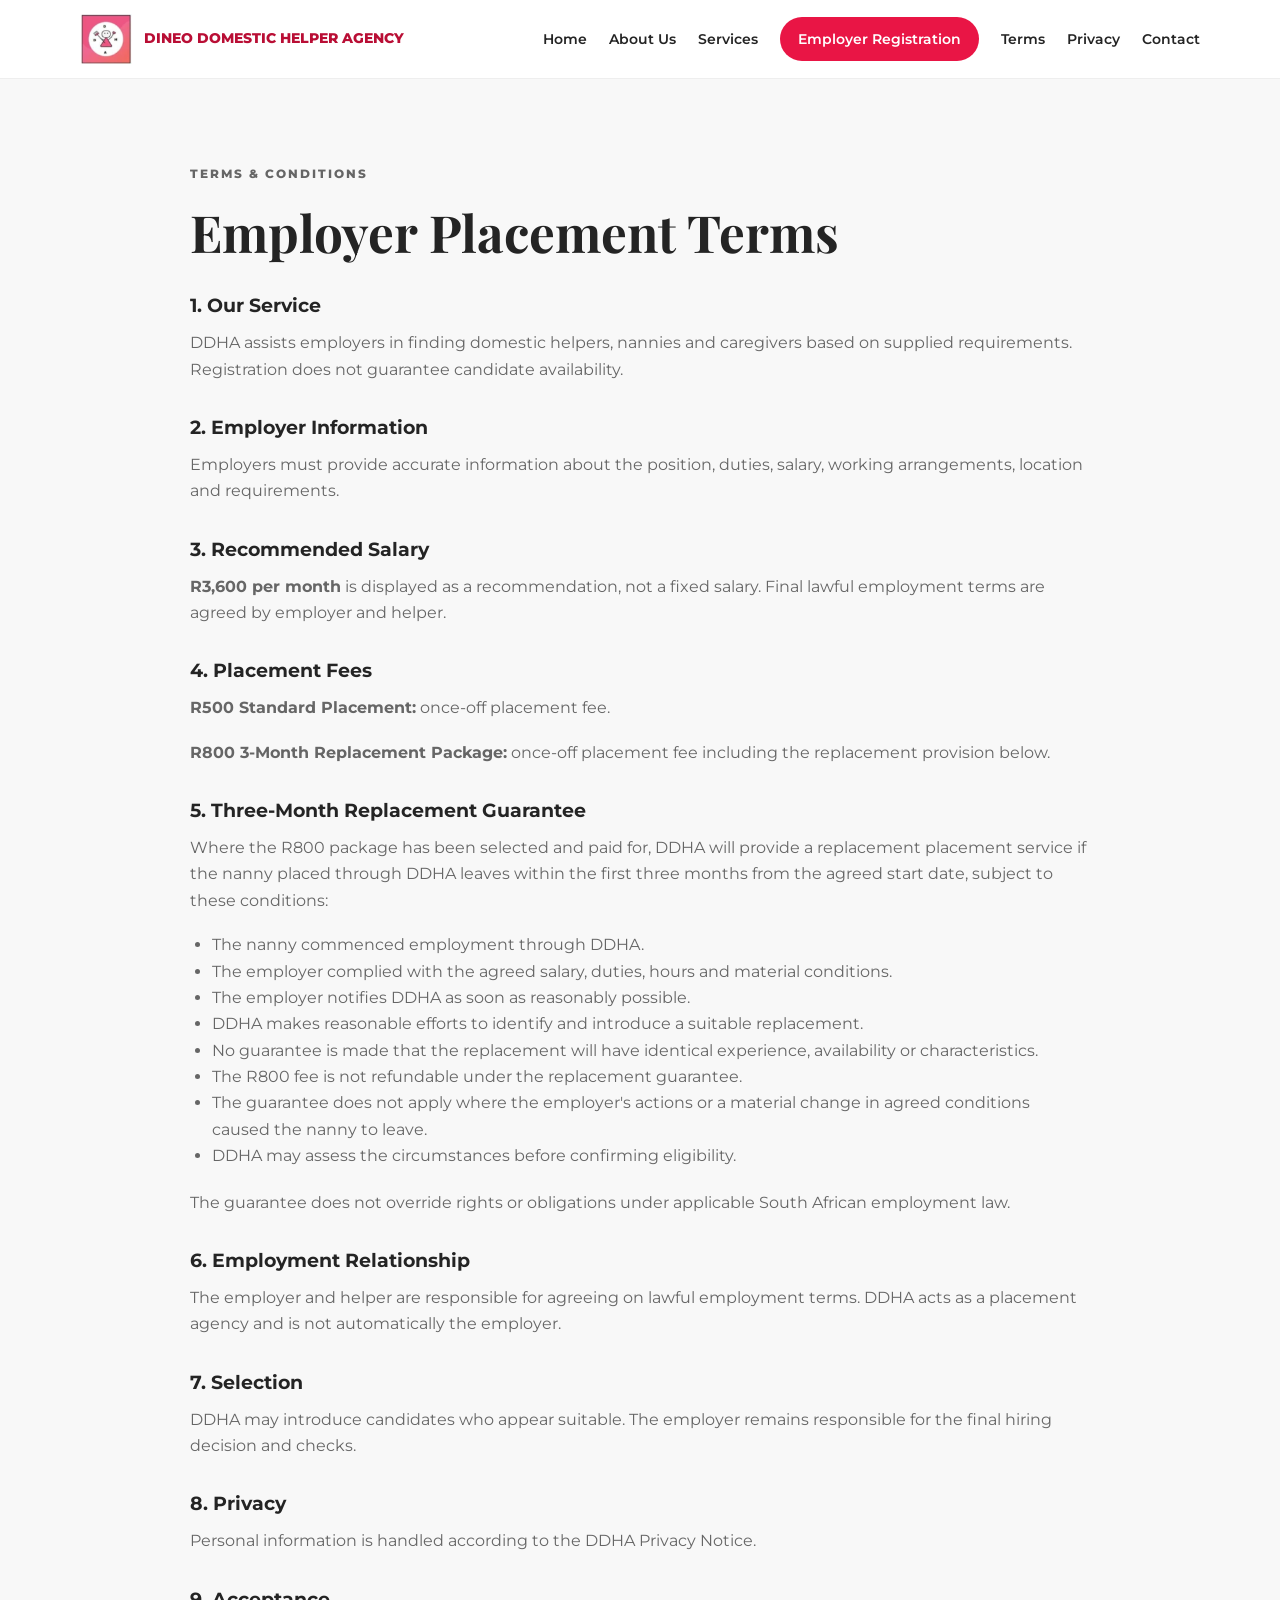
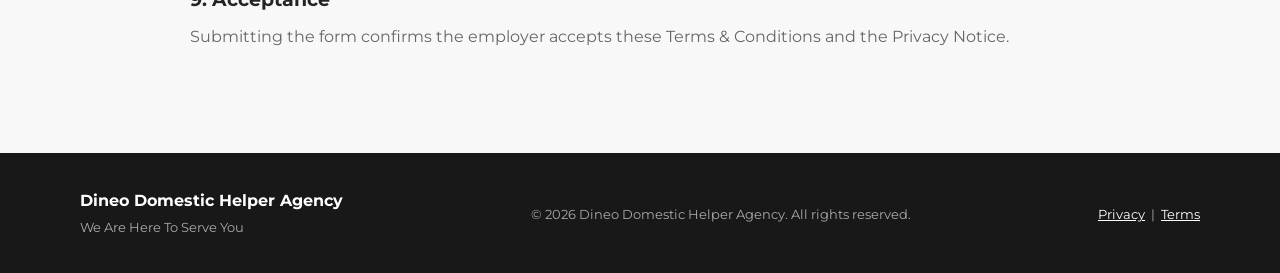
<file: terms.html>
<!DOCTYPE html>
<html lang="en">

<head>
  <meta charset="UTF-8">
  <meta name="viewport" content="width=device-width, initial-scale=1.0">
  <meta name="description" content="DDHA employer placement terms and conditions.">
  <title>Terms & Conditions | Dineo Domestic Helper Agency</title>
  <link rel="stylesheet" href="style.css">
</head>

<body>

  <header class="header">
    <div class="container nav">

      <a class="brand" href="index.html">
        <img src="logo.png" alt="Dineo Domestic Helper Agency logo">
        <span>Dineo Domestic Helper Agency</span>
      </a>

      <button class="menu-btn" id="menuBtn" aria-label="Open menu">☰</button>

      <nav id="navLinks">
        <a href="index.html">Home</a>
        <a href="about.html">About Us</a>
        <a href="services.html">Services</a>
        <a href="employer.html" class="nav-cta">Employer Registration</a>
        <a href="terms.html">Terms</a>
        <a href="privacy.html">Privacy</a>
        <a href="contact.html">Contact</a>
      </nav>

    </div>
  </header>

  <main>

    <section class="legal">
      <div class="container legal-content">

        <p class="section-label">TERMS & CONDITIONS</p>
        <h2>Employer Placement Terms</h2>

        <h3>1. Our Service</h3>
        <p>
          DDHA assists employers in finding domestic helpers, nannies and caregivers based on supplied requirements. Registration does not guarantee candidate availability.
        </p>

        <h3>2. Employer Information</h3>
        <p>
          Employers must provide accurate information about the position, duties, salary, working arrangements, location and requirements.
        </p>

        <h3>3. Recommended Salary</h3>
        <p>
          <strong>R3,600 per month</strong> is displayed as a recommendation, not a fixed salary. Final lawful employment terms are agreed by employer and helper.
        </p>

        <h3>4. Placement Fees</h3>
        <p>
          <strong>R500 Standard Placement:</strong> once-off placement fee.
        </p>
        <p>
          <strong>R800 3-Month Replacement Package:</strong> once-off placement fee including the replacement provision below.
        </p>

        <h3>5. Three-Month Replacement Guarantee</h3>
        <p>
          Where the R800 package has been selected and paid for, DDHA will provide a replacement placement service if the nanny placed through DDHA leaves within the first three months from the agreed start date, subject to these conditions:
        </p>

        <ul>
          <li>The nanny commenced employment through DDHA.</li>
          <li>The employer complied with the agreed salary, duties, hours and material conditions.</li>
          <li>The employer notifies DDHA as soon as reasonably possible.</li>
          <li>DDHA makes reasonable efforts to identify and introduce a suitable replacement.</li>
          <li>No guarantee is made that the replacement will have identical experience, availability or characteristics.</li>
          <li>The R800 fee is not refundable under the replacement guarantee.</li>
          <li>The guarantee does not apply where the employer's actions or a material change in agreed conditions caused the nanny to leave.</li>
          <li>DDHA may assess the circumstances before confirming eligibility.</li>
        </ul>

        <p>
          The guarantee does not override rights or obligations under applicable South African employment law.
        </p>

        <h3>6. Employment Relationship</h3>
        <p>
          The employer and helper are responsible for agreeing on lawful employment terms. DDHA acts as a placement agency and is not automatically the employer.
        </p>

        <h3>7. Selection</h3>
        <p>
          DDHA may introduce candidates who appear suitable. The employer remains responsible for the final hiring decision and checks.
        </p>

        <h3>8. Privacy</h3>
        <p>
          Personal information is handled according to the DDHA Privacy Notice.
        </p>

        <h3>9. Acceptance</h3>
        <p>
          Submitting the form confirms the employer accepts these Terms & Conditions and the Privacy Notice.
        </p>

      </div>
    </section>

  </main>

  <footer>
    <div class="container footer-inner">

      <div>
        <strong>Dineo Domestic Helper Agency</strong>
        <p>We Are Here To Serve You</p>
      </div>

      <p>© <span data-year></span> Dineo Domestic Helper Agency. All rights reserved.</p>

      <p>
        <a href="privacy.html">Privacy</a>
        &nbsp;|&nbsp;
        <a href="terms.html">Terms</a>
      </p>

    </div>
  </footer>

  <script src="script.js"></script>
</body>

</html>
</file>
<file: style.css>
@import url('https://fonts.googleapis.com/css2?family=Montserrat:wght@400;500;600;700;800&family=Playfair+Display:wght@600;700&display=swap');

:root {
  --red: #e91545;
  --red-dark: #b90e35;
  --pink: #fff1f5;
  --text: #242424;
  --muted: #666;
  --white: #fff;
  --light: #f8f8f8;
  --border: #eee;
  --shadow: 0 15px 40px rgba(0, 0, 0, .08);
  --radius: 18px;
}

* {
  box-sizing: border-box;
  margin: 0;
  padding: 0;
}

html {
  scroll-behavior: smooth;
}

body {
  font-family: 'Montserrat', Arial, sans-serif;
  color: var(--text);
  background: var(--white);
  line-height: 1.65;
}

a {
  color: inherit;
  text-decoration: none;
}

img {
  max-width: 100%;
}

.container {
  width: min(1120px, 92%);
  margin: auto;
}

.header {
  position: sticky;
  top: 0;
  z-index: 1000;
  background: rgba(255, 255, 255, .97);
  backdrop-filter: blur(12px);
  border-bottom: 1px solid var(--border);
}

.nav {
  min-height: 78px;
  display: flex;
  align-items: center;
  justify-content: space-between;
  gap: 25px;
}

.brand {
  display: flex;
  align-items: center;
  gap: 12px;
  font-weight: 800;
  text-transform: uppercase;
  font-size: .9rem;
  color: var(--red-dark);
}

.brand img {
  width: 52px;
  height: 52px;
  object-fit: contain;
}

nav {
  display: flex;
  align-items: center;
  gap: 22px;
  font-size: .86rem;
  font-weight: 600;
}

nav a:hover {
  color: var(--red);
}

.nav-cta {
  background: var(--red);
  color: var(--white);
  padding: 11px 18px;
  border-radius: 999px;
}

.nav-cta:hover {
  color: var(--white);
  background: var(--red-dark);
}

.menu-btn {
  display: none;
  border: 0;
  background: none;
  font-size: 1.7rem;
  cursor: pointer;
}

.hero {
  min-height: 650px;
  position: relative;
  display: flex;
  align-items: center;
  background:
    linear-gradient(90deg, rgba(185, 14, 53, .94) 0%, rgba(233, 21, 69, .78) 45%, rgba(233, 21, 69, .12) 100%),
    url('hero.jpg') left center / cover no-repeat,
    var(--red);
}

.hero-content {
  position: relative;
  z-index: 2;
}

.hero-text {
  max-width: 650px;
  color: var(--white);
  padding: 90px 0;
}

.eyebrow,
.section-label {
  font-weight: 800;
  letter-spacing: 2px;
  font-size: .78rem;
}

.hero h1 {
  font-family: 'Playfair Display', Georgia, serif;
  font-size: clamp(2.8rem, 6vw, 5rem);
  line-height: 1.05;
  margin: 15px 0 25px;
}

.hero-copy {
  font-size: 1.1rem;
  max-width: 570px;
  opacity: .95;
}

.hero-buttons {
  display: flex;
  flex-wrap: wrap;
  gap: 12px;
  margin-top: 32px;
}

.btn {
  display: inline-flex;
  align-items: center;
  justify-content: center;
  min-height: 48px;
  padding: 0 23px;
  border-radius: 999px;
  font-weight: 700;
  transition: .2s ease;
}

.btn:hover {
  transform: translateY(-2px);
}

.primary {
  background: var(--red);
  color: var(--white);
}

.primary:hover {
  background: var(--red-dark);
}

.secondary {
  border: 2px solid var(--white);
  color: var(--white);
}

.white {
  background: var(--white);
  color: var(--red-dark);
}

.intro,
.contact,
.form-wrap {
  padding: 100px 0;
}

.two-col {
  display: grid;
  grid-template-columns: .8fr 1.2fr;
  gap: 80px;
  align-items: start;
}

.section-label {
  color: var(--red);
}

h2 {
  font-family: 'Playfair Display', Georgia, serif;
  font-size: clamp(2.2rem, 4vw, 3.5rem);
  line-height: 1.15;
  margin-top: 10px;
}

.section-heading {
  max-width: 760px;
  margin-bottom: 50px;
}

.section-heading > p:last-child {
  color: var(--muted);
  margin-top: 12px;
}

.intro p:not(.section-label),
.contact p:not(.section-label),
.legal-content p {
  color: var(--muted);
  margin-bottom: 18px;
}

.services {
  background: var(--pink);
  padding: 100px 0;
}

.cards {
  display: grid;
  grid-template-columns: repeat(4, 1fr);
  gap: 20px;
}

.card {
  background: var(--white);
  padding: 30px 24px;
  border-radius: var(--radius);
  box-shadow: var(--shadow);
  transition: .2s ease;
}

.card:hover {
  transform: translateY(-5px);
}

.icon {
  width: 52px;
  height: 52px;
  display: grid;
  place-items: center;
  background: var(--pink);
  border-radius: 14px;
  font-size: 1.4rem;
  margin-bottom: 20px;
}

.card h3 {
  margin-bottom: 9px;
}

.card p {
  color: var(--muted);
  font-size: .92rem;
}

.process {
  padding: 100px 0;
}

.steps {
  display: grid;
  grid-template-columns: repeat(3, 1fr);
  gap: 30px;
}

.step {
  border-top: 3px solid var(--red);
  padding-top: 22px;
}

.step span {
  color: var(--red);
  font-weight: 800;
  font-size: .85rem;
}

.step h3 {
  margin: 12px 0 8px;
}

.step p {
  color: var(--muted);
}

.cta {
  background: var(--red);
  color: var(--white);
  padding: 65px 0;
}

.cta-inner {
  display: flex;
  align-items: center;
  justify-content: space-between;
  gap: 30px;
}

.cta h2 {
  max-width: 700px;
}

.light {
  color: var(--white);
  opacity: .85;
}

.contact {
  background: var(--pink);
}

.contact-grid {
  display: grid;
  grid-template-columns: 1fr .8fr;
  gap: 80px;
  align-items: center;
}

.contact p:not(.section-label) {
  max-width: 650px;
  margin-top: 20px;
}

.contact-box {
  background: var(--white);
  border-radius: var(--radius);
  box-shadow: var(--shadow);
  overflow: hidden;
}

.contact-box a {
  display: flex;
  flex-direction: column;
  gap: 2px;
  padding: 22px 25px;
  border-bottom: 1px solid var(--border);
}

.contact-box a:last-child {
  border-bottom: 0;
}

.contact-box a:hover {
  background: var(--pink);
}

.contact-box strong {
  color: var(--red-dark);
}

.contact-box span {
  color: var(--muted);
  font-size: .82rem;
}

.form-wrap {
  background: var(--light);
}

.employer-form {
  background: var(--white);
  border-radius: var(--radius);
  box-shadow: var(--shadow);
  padding: 35px;
}

.form-grid {
  display: grid;
  grid-template-columns: repeat(2, 1fr);
  gap: 22px;
}

.employer-form label {
  display: flex;
  flex-direction: column;
  gap: 8px;
  font-weight: 700;
  font-size: .92rem;
}

.employer-form label.full {
  grid-column: 1 / -1;
}

.employer-form input:not([type="checkbox"]),
.employer-form select,
.employer-form textarea {
  width: 100%;
  border: 1px solid #ddd;
  border-radius: 10px;
  padding: 13px 14px;
  font: inherit;
  background: var(--white);
  color: var(--text);
}

.employer-form textarea {
  resize: vertical;
}

.employer-form input:focus,
.employer-form select:focus,
.employer-form textarea:focus {
  outline: 2px solid rgba(233, 21, 69, .15);
  border-color: var(--red);
}

.employer-form small {
  color: #999;
  font-weight: 400;
  font-size: .78rem;
  margin-top: -2px;
}

.consent-row {
  margin-top: 25px;
  flex-direction: row !important;
  align-items: flex-start;
  font-weight: 400 !important;
}

.consent-row input {
  margin-top: 4px;
  accent-color: var(--red);
}

.consent-row span {
  line-height: 1.5;
}

.consent-row a,
.legal-content a,
footer a {
  color: var(--red-dark);
  text-decoration: underline;
}

.form-submit {
  border: 0;
  background: var(--red);
  color: var(--white);
  margin-top: 25px;
  cursor: pointer;
}

.form-note {
  color: var(--muted);
  font-size: .82rem;
  margin-top: 12px;
}

.legal {
  padding: 85px 0;
  background: var(--light);
}

.legal-content {
  max-width: 900px;
}

.legal-content h3 {
  margin: 30px 0 8px;
}

.legal-content ul {
  margin: 10px 0 20px 22px;
  color: var(--muted);
}

.brand-panel {
  margin-bottom: 70px;
  background: var(--pink);
  border-radius: var(--radius);
  padding: 45px;
}

.brand-panel img {
  width: 100%;
  max-height: 420px;
  object-fit: contain;
  background: var(--white);
  border-radius: 14px;
}

footer {
  background: #181818;
  color: var(--white);
  padding: 35px 0;
}

.footer-inner {
  display: flex;
  align-items: center;
  justify-content: space-between;
  gap: 25px;
}

footer p {
  color: #aaa;
  font-size: .8rem;
  margin-top: 3px;
}

footer a {
  color: #fff;
}

@media (max-width: 1000px) {
  nav {
    gap: 14px;
    font-size: .8rem;
  }
}

@media (max-width: 850px) {
  .menu-btn {
    display: block;
  }

  nav {
    display: none;
    position: absolute;
    top: 78px;
    left: 0;
    right: 0;
    background: var(--white);
    flex-direction: column;
    padding: 25px;
    box-shadow: 0 15px 25px rgba(0, 0, 0, .08);
  }

  nav.open {
    display: flex;
  }

  .two-col,
  .contact-grid {
    grid-template-columns: 1fr;
    gap: 35px;
  }

  .cards {
    grid-template-columns: repeat(2, 1fr);
  }

  .steps {
    grid-template-columns: 1fr;
  }

  .cta-inner {
    flex-direction: column;
    align-items: flex-start;
  }
}

@media (max-width: 560px) {
  .brand span {
    max-width: 180px;
  }

  .hero {
    min-height: 600px;
  }

  .hero-text {
    padding: 70px 0;
  }

  .cards,
  .form-grid {
    grid-template-columns: 1fr;
  }

  .intro,
  .services,
  .process,
  .contact,
  .form-wrap {
    padding: 70px 0;
  }

  .employer-form {
    padding: 22px;
  }

  .footer-inner {
    flex-direction: column;
    align-items: flex-start;
  }

  .brand-panel {
    padding: 22px;
  }
}
</file>
